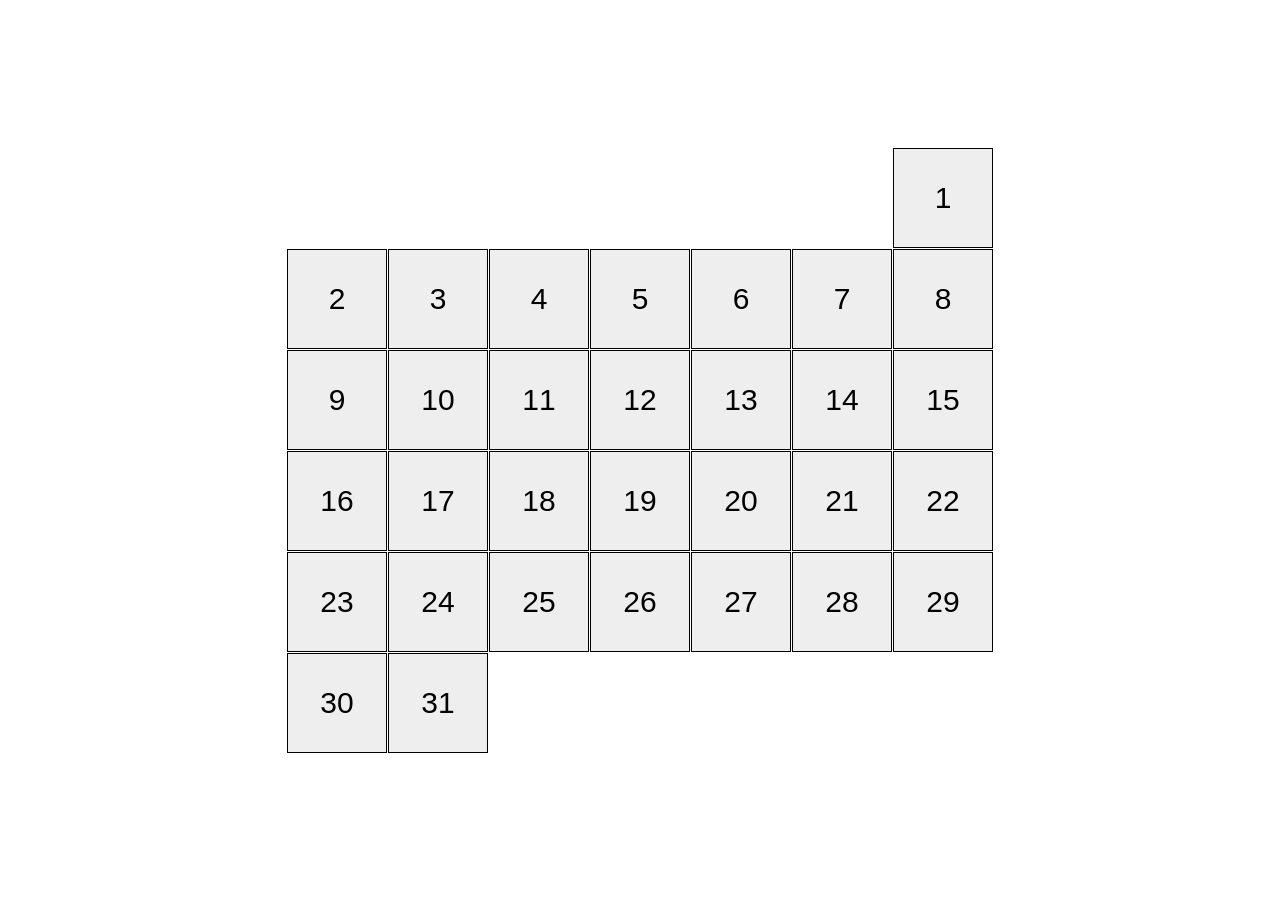
<file: index.html>
<!doctype html><html lang="en"><head><meta charset="utf-8"><meta name="viewport" content="width=device-width, initial-scale=1.0"><title>Calendar</title><link rel="stylesheet" href="index.2b015cba.css"></head><body> <div class="calendar calendar--month-length-31 calendar--start-day-sun"> <div class="calendar__days"> <div class="calendar__day"></div> <div class="calendar__day"></div> <div class="calendar__day"></div> <div class="calendar__day"></div> <div class="calendar__day"></div> <div class="calendar__day"></div> <div class="calendar__day"></div> <div class="calendar__day"></div> <div class="calendar__day"></div> <div class="calendar__day"></div> <div class="calendar__day"></div> <div class="calendar__day"></div> <div class="calendar__day"></div> <div class="calendar__day"></div> <div class="calendar__day"></div> <div class="calendar__day"></div> <div class="calendar__day"></div> <div class="calendar__day"></div> <div class="calendar__day"></div> <div class="calendar__day"></div> <div class="calendar__day"></div> <div class="calendar__day"></div> <div class="calendar__day"></div> <div class="calendar__day"></div> <div class="calendar__day"></div> <div class="calendar__day"></div> <div class="calendar__day"></div> <div class="calendar__day"></div> <div class="calendar__day"></div> <div class="calendar__day"></div> <div class="calendar__day"></div> </div> </div> </body></html>
</file>
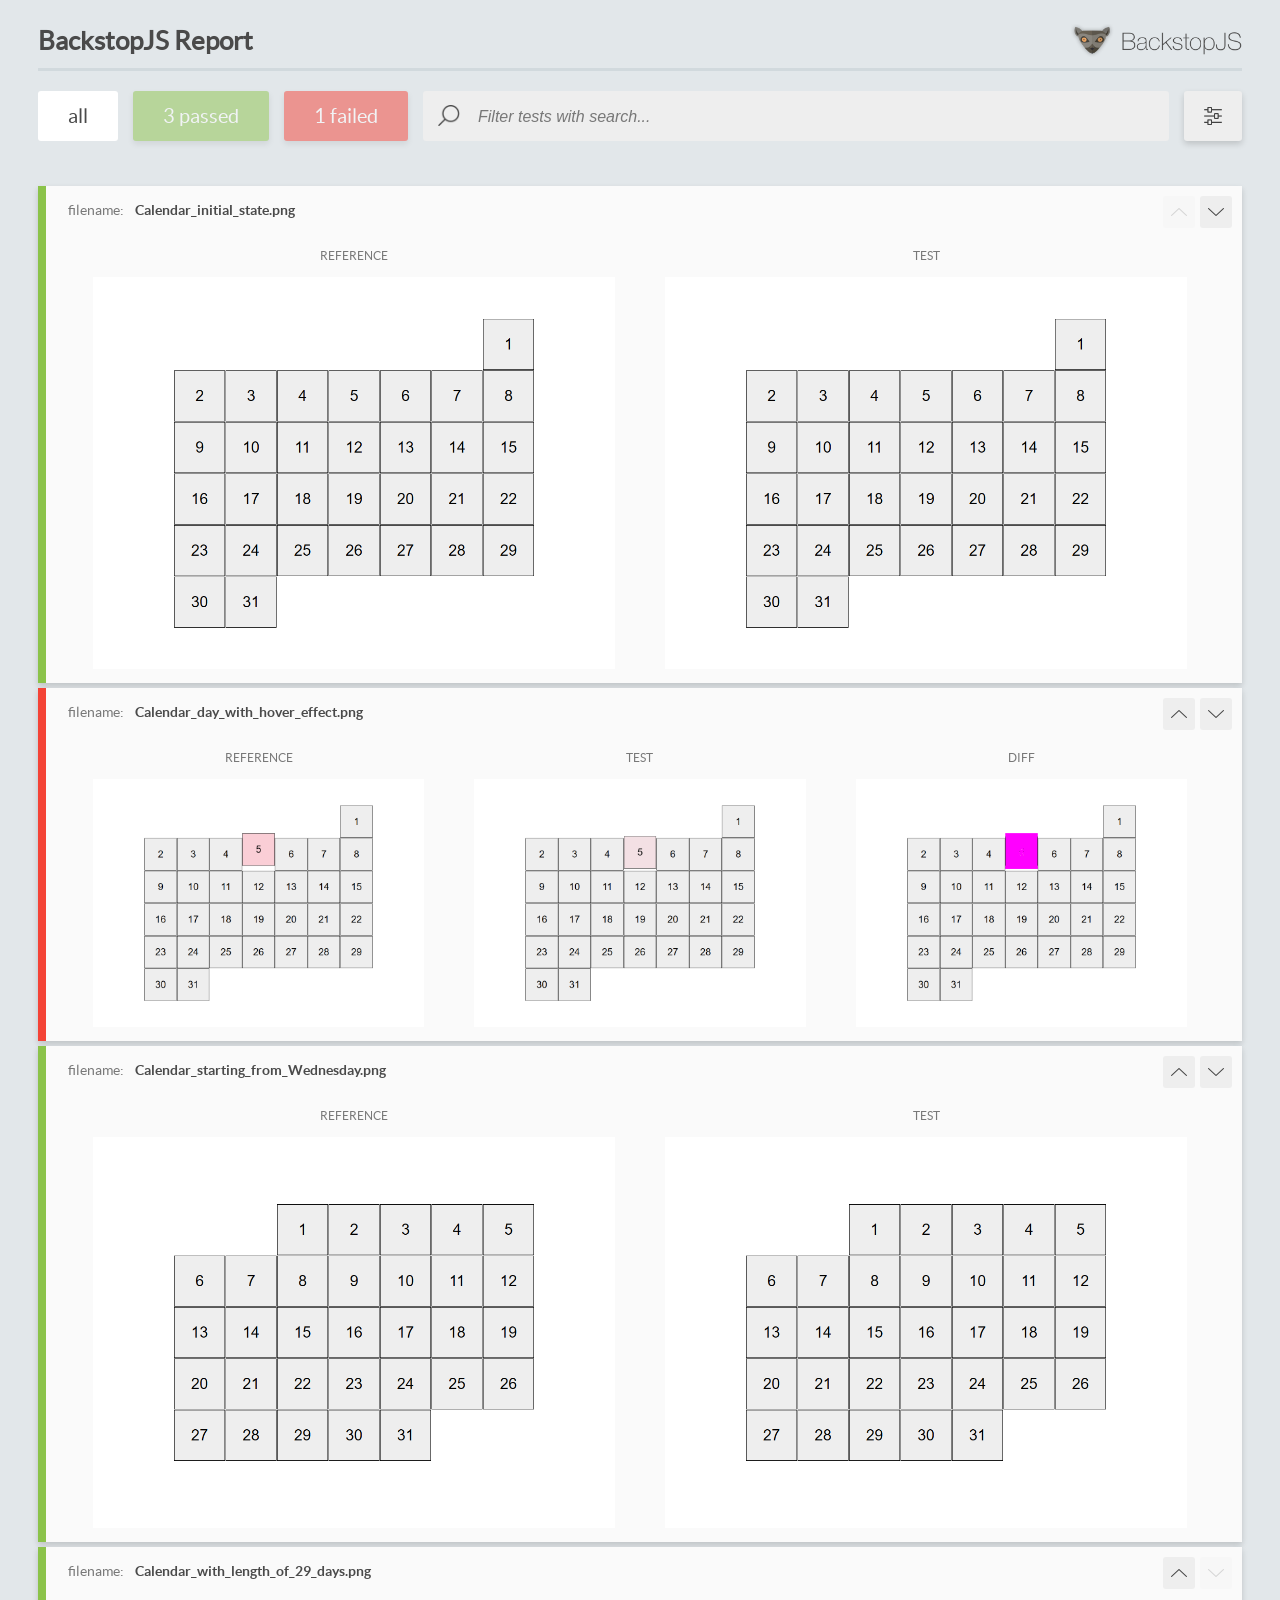
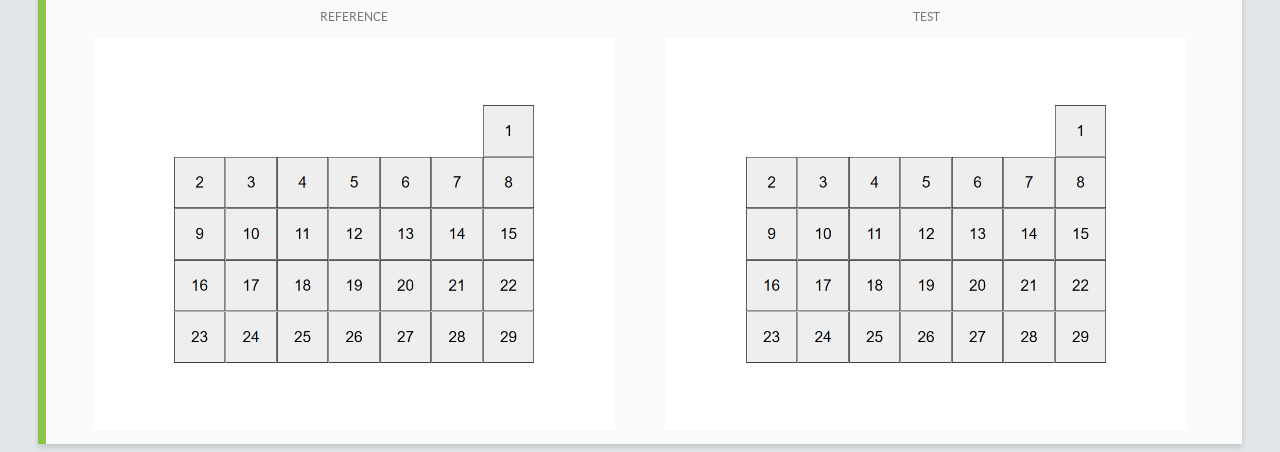
<file: report/html_report/index.html>
<!DOCTYPE html>
<html>
  <head>
    <meta charset="utf-8">
    <!-- Disable Cache -->
    <meta http-equiv="Cache-Control" content="no-cache, no-store, must-revalidate">
    <meta http-equiv="Pragma" content="no-cache">
    <meta http-equiv="Expires" content="0">

    <title>BackstopJS Report</title>

    <style>
      @font-face {
          font-family: 'latoregular';
          src: url('./assets/fonts/lato-regular-webfont.woff2') format('woff2'),
              url('./assets/fonts/lato-regular-webfont.woff') format('woff');
          font-weight: 400;
          font-style: normal;
      }
      @font-face {
          font-family: 'latobold';
          src: url('./assets/fonts/lato-bold-webfont.woff2') format('woff2'),
              url('./assets/fonts/lato-bold-webfont.woff') format('woff');
          font-weight: 700;
          font-style: normal;
      }

      .ReactModal__Body--open {
          overflow: hidden;
      }
      .ReactModal__Body--open .header {
        display: none;
      }

    </style>
  </head>
  <body style="background-color: #E2E7EA">
    <div id="root">

    </div>
    <script>
      function report (report) { // eslint-disable-line no-unused-vars
        window.tests = report;
      }
    </script>
    <script src="config.js"></script>
    <script src="index_bundle.js"></script>
  </body>
</html>
</file>
<file: index.2b015cba.css>
body{background-color:#fff;justify-content:center;align-items:center;height:100vh;margin:0;display:flex}.calendar__days{box-sizing:border-box;flex-wrap:wrap;gap:1px;width:726px;padding:10px;display:flex}.calendar__day{box-sizing:border-box;background-color:#eee;border:1px solid #000;width:100px;height:100px;transition:background-color .5s,transform .5s;position:relative}.calendar__day:hover{cursor:pointer;z-index:1;background-color:#ffbfcb;transform:translateY(-20px)}.calendar__day:first-child:before{content:"1";color:#000;font-family:Arial,sans-serif;font-size:30px;position:absolute;top:50%;left:50%;transform:translate(-50%,-50%)}.calendar__day:nth-child(2):before{content:"2";color:#000;font-family:Arial,sans-serif;font-size:30px;position:absolute;top:50%;left:50%;transform:translate(-50%,-50%)}.calendar__day:nth-child(3):before{content:"3";color:#000;font-family:Arial,sans-serif;font-size:30px;position:absolute;top:50%;left:50%;transform:translate(-50%,-50%)}.calendar__day:nth-child(4):before{content:"4";color:#000;font-family:Arial,sans-serif;font-size:30px;position:absolute;top:50%;left:50%;transform:translate(-50%,-50%)}.calendar__day:nth-child(5):before{content:"5";color:#000;font-family:Arial,sans-serif;font-size:30px;position:absolute;top:50%;left:50%;transform:translate(-50%,-50%)}.calendar__day:nth-child(6):before{content:"6";color:#000;font-family:Arial,sans-serif;font-size:30px;position:absolute;top:50%;left:50%;transform:translate(-50%,-50%)}.calendar__day:nth-child(7):before{content:"7";color:#000;font-family:Arial,sans-serif;font-size:30px;position:absolute;top:50%;left:50%;transform:translate(-50%,-50%)}.calendar__day:nth-child(8):before{content:"8";color:#000;font-family:Arial,sans-serif;font-size:30px;position:absolute;top:50%;left:50%;transform:translate(-50%,-50%)}.calendar__day:nth-child(9):before{content:"9";color:#000;font-family:Arial,sans-serif;font-size:30px;position:absolute;top:50%;left:50%;transform:translate(-50%,-50%)}.calendar__day:nth-child(10):before{content:"10";color:#000;font-family:Arial,sans-serif;font-size:30px;position:absolute;top:50%;left:50%;transform:translate(-50%,-50%)}.calendar__day:nth-child(11):before{content:"11";color:#000;font-family:Arial,sans-serif;font-size:30px;position:absolute;top:50%;left:50%;transform:translate(-50%,-50%)}.calendar__day:nth-child(12):before{content:"12";color:#000;font-family:Arial,sans-serif;font-size:30px;position:absolute;top:50%;left:50%;transform:translate(-50%,-50%)}.calendar__day:nth-child(13):before{content:"13";color:#000;font-family:Arial,sans-serif;font-size:30px;position:absolute;top:50%;left:50%;transform:translate(-50%,-50%)}.calendar__day:nth-child(14):before{content:"14";color:#000;font-family:Arial,sans-serif;font-size:30px;position:absolute;top:50%;left:50%;transform:translate(-50%,-50%)}.calendar__day:nth-child(15):before{content:"15";color:#000;font-family:Arial,sans-serif;font-size:30px;position:absolute;top:50%;left:50%;transform:translate(-50%,-50%)}.calendar__day:nth-child(16):before{content:"16";color:#000;font-family:Arial,sans-serif;font-size:30px;position:absolute;top:50%;left:50%;transform:translate(-50%,-50%)}.calendar__day:nth-child(17):before{content:"17";color:#000;font-family:Arial,sans-serif;font-size:30px;position:absolute;top:50%;left:50%;transform:translate(-50%,-50%)}.calendar__day:nth-child(18):before{content:"18";color:#000;font-family:Arial,sans-serif;font-size:30px;position:absolute;top:50%;left:50%;transform:translate(-50%,-50%)}.calendar__day:nth-child(19):before{content:"19";color:#000;font-family:Arial,sans-serif;font-size:30px;position:absolute;top:50%;left:50%;transform:translate(-50%,-50%)}.calendar__day:nth-child(20):before{content:"20";color:#000;font-family:Arial,sans-serif;font-size:30px;position:absolute;top:50%;left:50%;transform:translate(-50%,-50%)}.calendar__day:nth-child(21):before{content:"21";color:#000;font-family:Arial,sans-serif;font-size:30px;position:absolute;top:50%;left:50%;transform:translate(-50%,-50%)}.calendar__day:nth-child(22):before{content:"22";color:#000;font-family:Arial,sans-serif;font-size:30px;position:absolute;top:50%;left:50%;transform:translate(-50%,-50%)}.calendar__day:nth-child(23):before{content:"23";color:#000;font-family:Arial,sans-serif;font-size:30px;position:absolute;top:50%;left:50%;transform:translate(-50%,-50%)}.calendar__day:nth-child(24):before{content:"24";color:#000;font-family:Arial,sans-serif;font-size:30px;position:absolute;top:50%;left:50%;transform:translate(-50%,-50%)}.calendar__day:nth-child(25):before{content:"25";color:#000;font-family:Arial,sans-serif;font-size:30px;position:absolute;top:50%;left:50%;transform:translate(-50%,-50%)}.calendar__day:nth-child(26):before{content:"26";color:#000;font-family:Arial,sans-serif;font-size:30px;position:absolute;top:50%;left:50%;transform:translate(-50%,-50%)}.calendar__day:nth-child(27):before{content:"27";color:#000;font-family:Arial,sans-serif;font-size:30px;position:absolute;top:50%;left:50%;transform:translate(-50%,-50%)}.calendar__day:nth-child(28):before{content:"28";color:#000;font-family:Arial,sans-serif;font-size:30px;position:absolute;top:50%;left:50%;transform:translate(-50%,-50%)}.calendar__day:nth-child(29):before{content:"29";color:#000;font-family:Arial,sans-serif;font-size:30px;position:absolute;top:50%;left:50%;transform:translate(-50%,-50%)}.calendar__day:nth-child(30):before{content:"30";color:#000;font-family:Arial,sans-serif;font-size:30px;position:absolute;top:50%;left:50%;transform:translate(-50%,-50%)}.calendar__day:nth-child(31):before{content:"31";color:#000;font-family:Arial,sans-serif;font-size:30px;position:absolute;top:50%;left:50%;transform:translate(-50%,-50%)}.calendar--start-day-mon .calendar__day:first-child{margin-left:0}.calendar--start-day-tue .calendar__day:first-child{margin-left:101px}.calendar--start-day-wed .calendar__day:first-child{margin-left:202px}.calendar--start-day-thu .calendar__day:first-child{margin-left:303px}.calendar--start-day-fri .calendar__day:first-child{margin-left:404px}.calendar--start-day-sat .calendar__day:first-child{margin-left:505px}.calendar--start-day-sun .calendar__day:first-child{margin-left:606px}.calendar--month-length-28 .calendar__day:nth-child(n+29),.calendar--month-length-29 .calendar__day:nth-child(n+30),.calendar--month-length-30 .calendar__day:nth-child(n+31),.calendar--month-length-31 .calendar__day:nth-child(n+32){display:none}
/*# sourceMappingURL=index.2b015cba.css.map */
</file>
